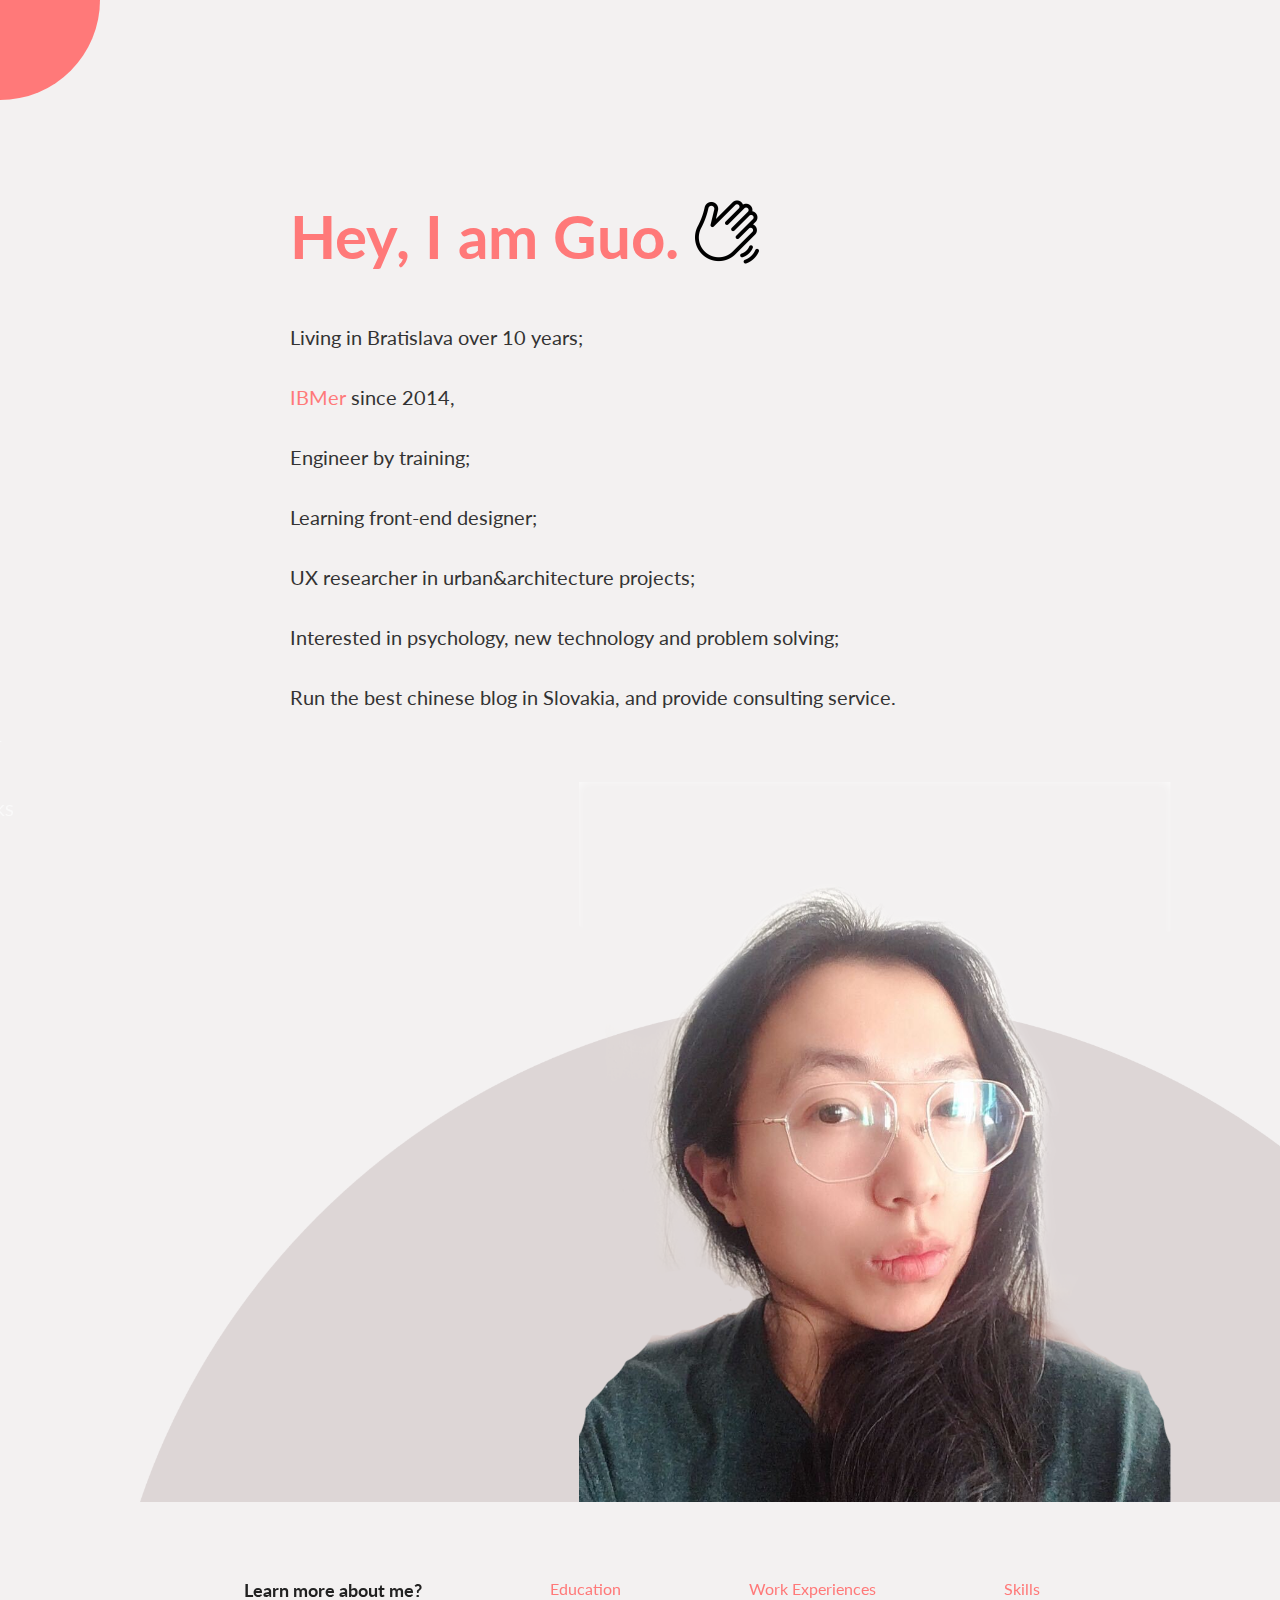
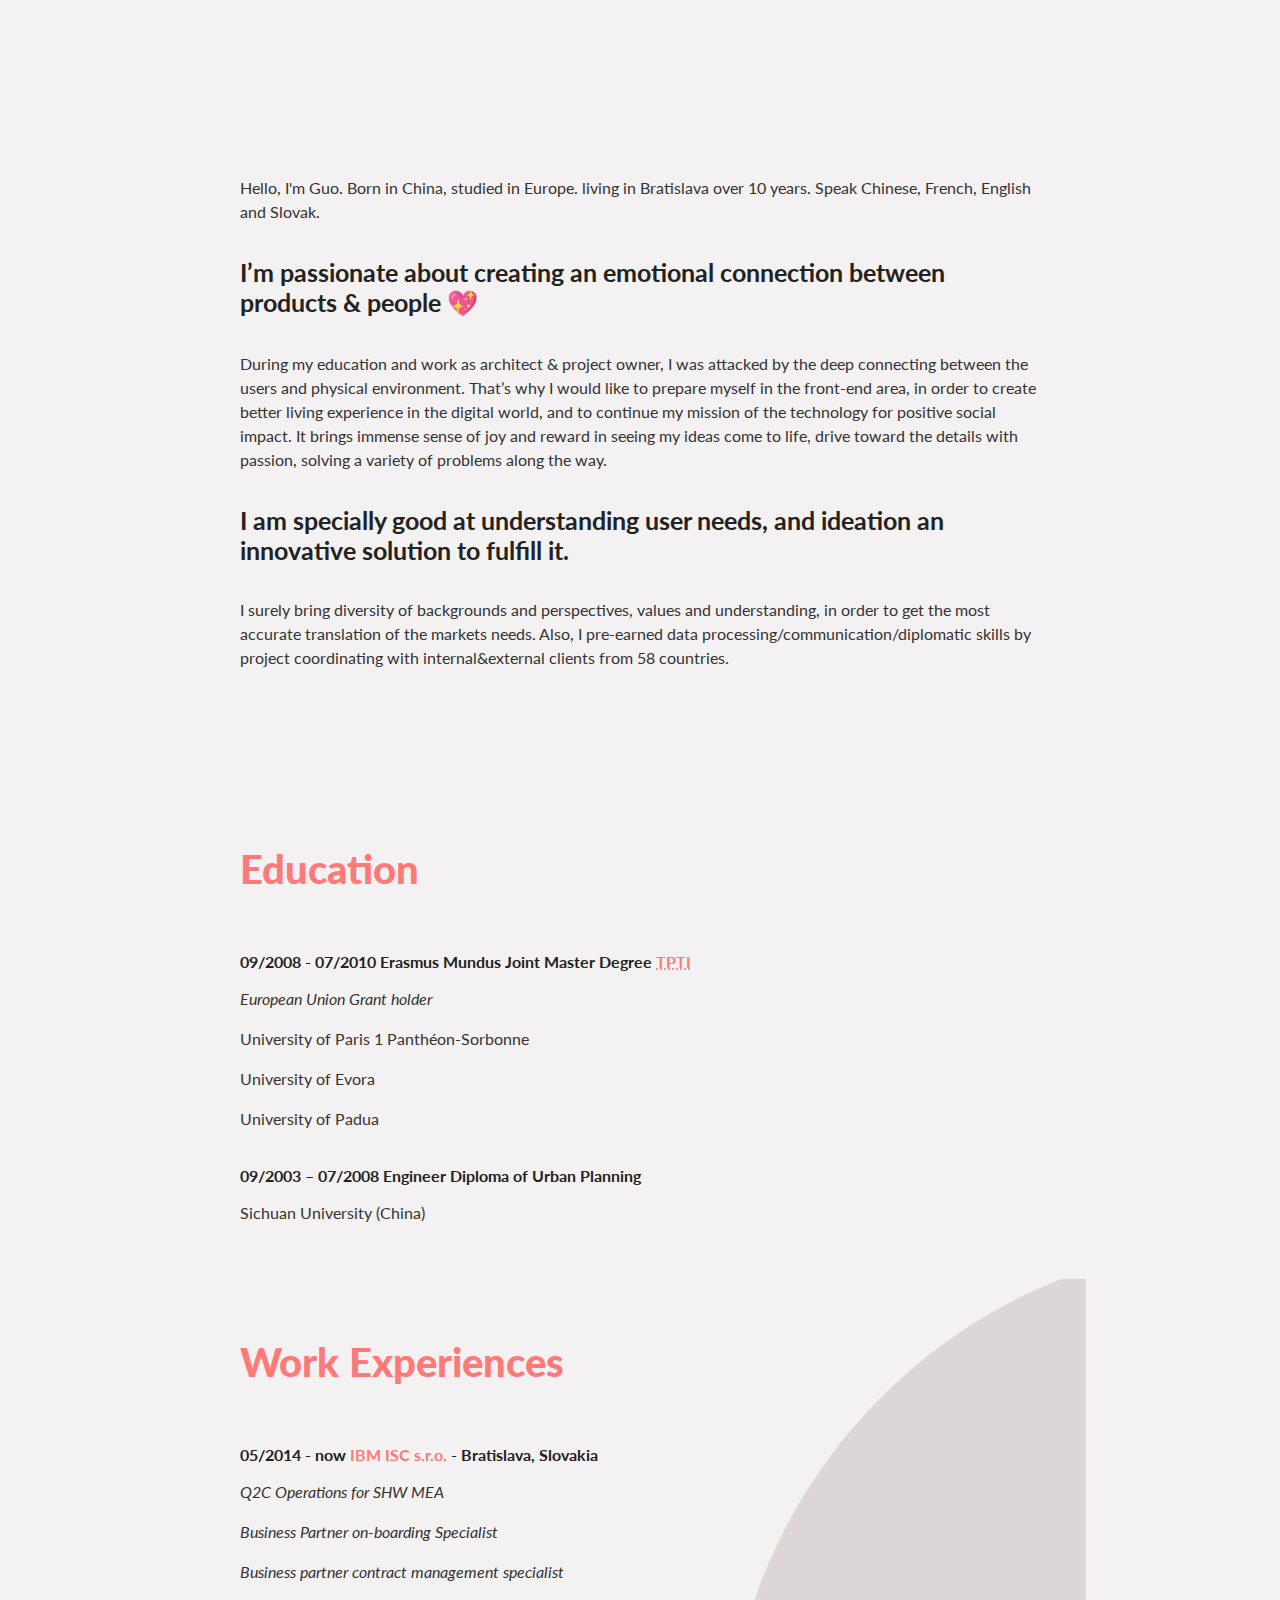
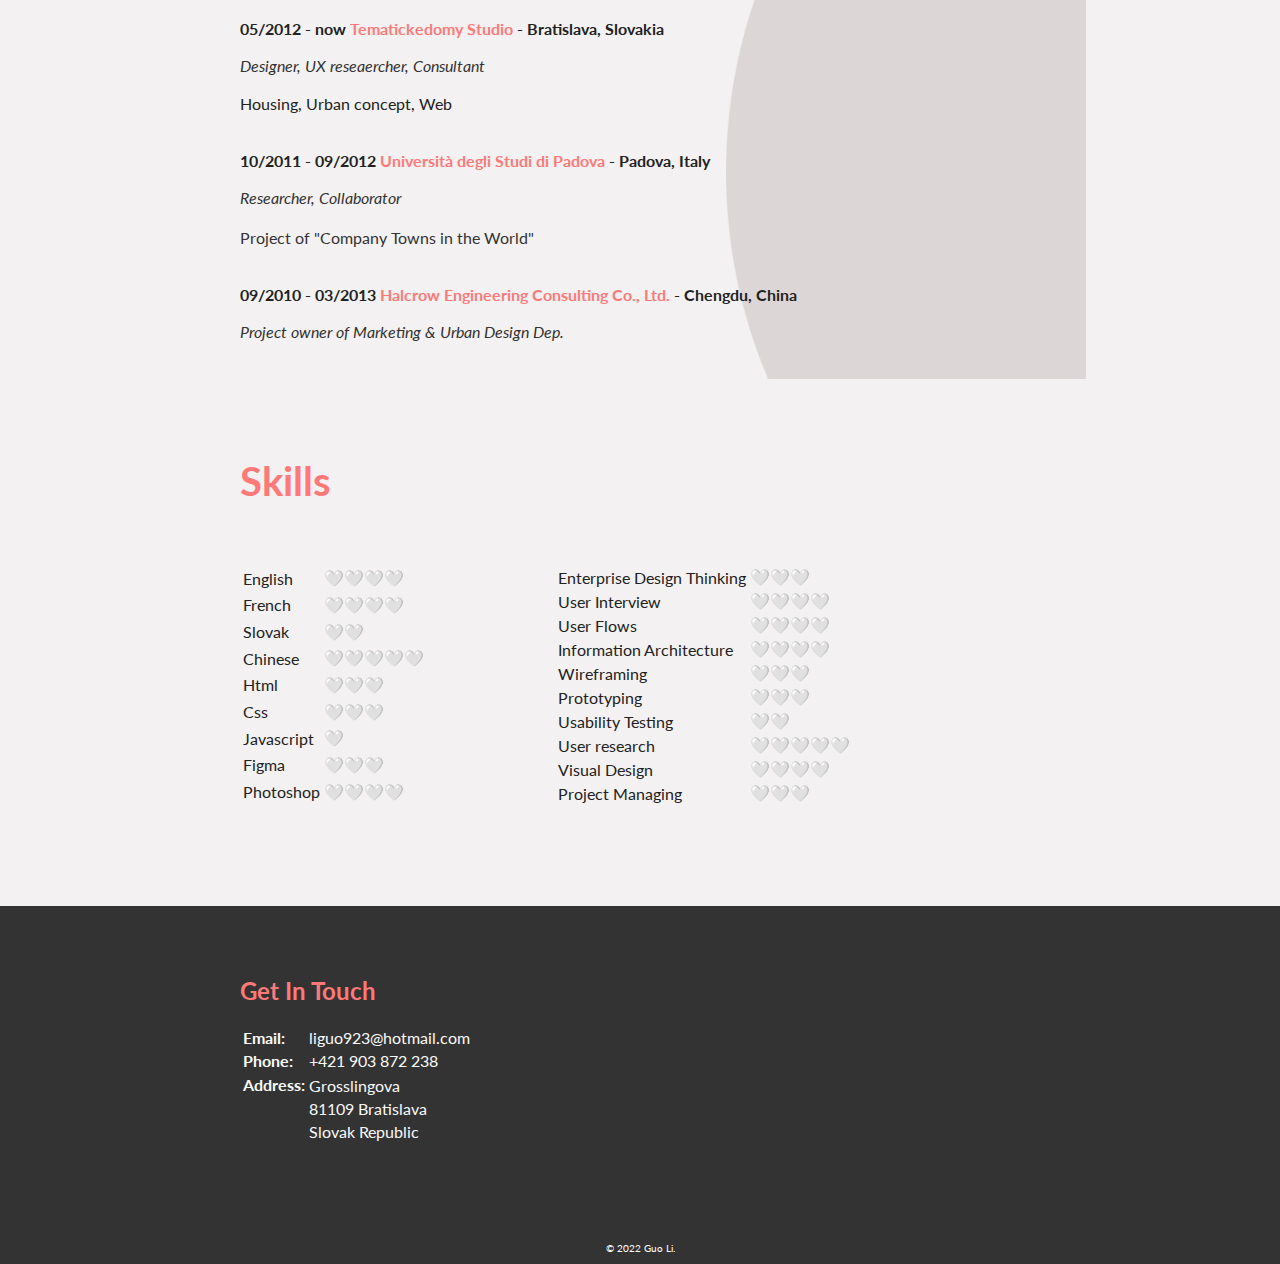
<file: index.html>
<!DOCTYPE html>
<html lang="en">
<head>
<meta charset="UTF-8" />
<meta name="viewport" content="width=device-width, initial-scale=1.0" />
<link rel="stylesheet" href="https://cdnjs.cloudflare.com/ajax/libs/font-awesome/5.14.0/css/all.min.css" integrity="sha512-1PKOgIY59xJ8Co8+NE6FZ+LOAZKjy+KY8iq0G4B3CyeY6wYHN3yt9PW0XpSriVlkMXe40PTKnXrLnZ9+fkDaog==" crossorigin="anonymous" />
<link rel="stylesheet" href="style.css" />
<title>👩‍🔧 Li Guo</title>
</head>


<body>
<div class="container">
  <div class="circle-container">
    <div class="circle">
      <button id="close">
        <i class="fas fa-times"></i>
      </button>
      <button id="open">
        <i class="fas fa-bars"></i>
      </button>
    </div>
  </div>


  <div class="content">
    
   
    <div class="intro">
      
      
     <div class="introduction">
      <div class="title"> <h1> Hey, I am Guo.</h1>
       <img src="images/hello.png" alt="hello" class="hellologo">
      </div>
      <p class="texto">
        Living in Bratislava over 10 years; <br><br><a href="https://w3.ibm.com/bluepages/profile.html?uid=A09648693" class="linktowebsite">IBMer</a> since 2014, 
        <br> <br>Engineer by training;<br> <br>Learning front-end designer;<br><br> UX researcher in urban&architecture projects;
     <br><br>Interested in psychology, new technology and problem solving;
     <br><br>Run the best chinese blog in Slovakia, and provide consulting service.</p>
     </div> 
    </div>
    

    <img src="images/Layer 2.png" alt="profilephoto" class="profile">
 
    <br>
    <br>
    <div class="parcour">

    <div class="items">
      <ul class="navbar-nav">
        <li class="nav-item">
          <a class="" id="learnmore"><b>Learn more about me?</b></a>
        <li class="nav-item">
          <a class="nav-link" href="#education">Education</a>
        </li>
        <li class="nav-item">
          <a class="nav-link" href="#work">Work Experiences</a>
        </li>
        <li class="nav-item">
          <a class="nav-link" href="#skills">Skills</a>
        </li>
      </ul>
    </div>

    <div class="textofpresentation">
  <p>Hello, I'm Guo. Born in China, studied in Europe. living in Bratislava over 10 years. Speak Chinese, French, English and Slovak.</p>



   <h4>I’m passionate about creating an emotional connection between products & people 💖</h4> 
    
    <p>During my education and work as architect & project owner, I was attacked by the deep connecting between the users and physical environment. That’s why I would like to prepare myself in the front-end area, in order to create better living experience in the digital world, and to continue my mission of the technology for positive social impact. It brings immense sense of joy and reward in seeing my ideas come to life, drive toward the details with passion, solving a variety of problems along the way.
    </p>
    
    
    <h4>I am specially good at understanding user needs, and ideation an innovative solution to fulfill it.</h4> 
    
    <p>    I surely bring diversity of backgrounds and perspectives, values and understanding, in order to get the most accurate translation of the markets needs. Also, I pre-earned data processing/communication/diplomatic skills by project coordinating with internal&external clients from 58 countries.
    </p>
    
    
    

    </div>

    <br>
    <div class="cv">
    <div class="education" id="education">


      <h3><b>Education </b></h3>
      <br>

      <b>09/2008 - 07/2010 Erasmus Mundus Joint Master Degree <a href="https://www.tpti.eu/en/" class="linktowebsite"><abbr title="Techniques, Heritage, Territories of Industry">TPTI </abbr></a></b>
      <p><em>European Union Grant holder</p></em>
      <p>University of Paris 1 Panthéon-Sorbonne</p>
      <p>University of Evora</p>
      <p>University of Padua</p>


      <br>
      <b>09/2003 – 07/2008 Engineer Diploma of Urban Planning</b>
      <p>Sichuan University (China)</p>
    </div>
    <br><br>
    

    <div class="work" id="work">
      <br>

      <h3><b>Work Experiences</b></h3>
      <br>

      <b>05/2014 - now <span class="companies"> IBM ISC s.r.o.</span> - Bratislava, Slovakia </b>

      <em><p>Q2C Operations for SHW MEA</p>
      <p>Business Partner on-boarding Specialist </p>
      <p>Business partner contract management specialist</p></em>

      
      <br>

      <b>05/2012 - now <span class="companies">Tematickedomy Studio</span> - Bratislava, Slovakia</b>
      <p><em>Designer, UX reseaercher, Consultant</em></p>
      Housing, Urban concept, Web

      <br>
      <br>
      <br>
      <b>10/2011 - 09/2012 <span class="companies">Università degli Studi di Padova</span> - Padova, Italy </b>
      <p><em>Researcher, Collaborator</p></em>
      <p>Project of "Company Towns in the World"</p>

      
      <br>

      <b>09/2010 - 03/2013 <span class="companies">Halcrow Engineering Consulting Co., Ltd.</span> - Chengdu, China</b>
      <p><em>Project owner of Marketing & Urban Design Dep.</p></em>

      <br>

     
    </div>
  
    <br><br>
    <div class="skills" id="skills">
      <h3>Skills</h3>
      <br>
  
  <div class="skilltb">
        <table class="skillseducation">
          <tr>
            <td>English</td>
            <td>🤍🤍🤍🤍</td>
          </tr>
          <tr>
            <td>French</td>
            <td>🤍🤍🤍🤍</td>
          </tr>
          <tr>
            <td>Slovak</td>
            <td>🤍🤍</td>
          </tr>
          <tr>
            <td>Chinese</td>
            <td>🤍🤍🤍🤍🤍</td>
          </tr>
  
          <tr>
            <td>Html</td>
            <td>🤍🤍🤍</td>
          </tr>
  
          <tr>
            <td>Css</td>
            <td>🤍🤍🤍</td>
          </tr>
          <tr>
            <td>Javascript</td>
            <td>🤍</td>
          </tr>
          <tr>
            <td>Figma</td>
            <td>🤍🤍🤍</td>
          </tr>
             
          <tr>
            <td>Photoshop</td>
            <td>🤍🤍🤍🤍</td>
          </tr>
          
  
        </table>
  
        <table class="skillseducation">
          <tr>
            <td>Enterprise Design Thinking</td>
            <td>🤍🤍🤍</td>
          </tr>
          <tr>
            <td>User Interview</td>
            <td>🤍🤍🤍🤍</td>
          </tr>
          <tr>
            <td>User Flows</td>
            <td>🤍🤍🤍🤍</td>
          </tr>
          <tr>
            <td>Information Architecture</td>
            <td>🤍🤍🤍🤍</td>
          </tr>
  
          <tr>
            <td>Wireframing</td>
            <td>🤍🤍🤍</td>
          </tr>
  
          <tr>
            <td>Prototyping</td>
            <td>🤍🤍🤍</td>
          </tr>
          <tr>
            <td>Usability Testing</td>
            <td>🤍🤍</td>
          </tr>
          <tr>
            <td>User research</td>
            <td>🤍🤍🤍🤍🤍</td>
          </tr>
             
          <tr>
            <td>Visual Design</td>
            <td>🤍🤍🤍🤍</td>
          </tr>
          <tr>
            <td>Project Managing </td>
            <td>🤍🤍🤍</td>
          </tr>

  
  
        </table>
      </div>
      </div>
  
    </div>
  </div>
  
    </div>
  </div>
  </div>
</div>

<nav>
  <ul>
    <li><i class="fas fa-user-alt"></i><a href="index.html"> About</a></li>
    <li><i class="fas fa-regular fa-file"></i><a href="work.html"> Works</a></li>
  </ul>
  
 
</nav>



<div class="footer">
  
  
  
  <div class="contact-me">
    <h2>Get In Touch</h2>
    <div class="address">


      <table>
        <tr>
          <td><b>Email: </td></b>
          <td>liguo923@hotmail.com</td>
        </tr>

        <tr>
          <td><b>Phone:</td></b>
          <td> +421 903 872 238</td>
        </tr>


        <tr>
          <th rowspan="2">Address:</th>


        <tr>
          <td>Grosslingova</td>
        </tr>
        <tr>
          <td></td>
          <td>81109 Bratislava</td>
        </tr>

        <tr>

          <td></td>
          <td>Slovak Republic</td>

        </tr>
      </table>
    </div>
    <br><br>

  
  </div>  
  <p class="copywrite">© 2022 Guo Li.</p>
</div>
<script src="script.js"></script>
</body>
</html>
</file>
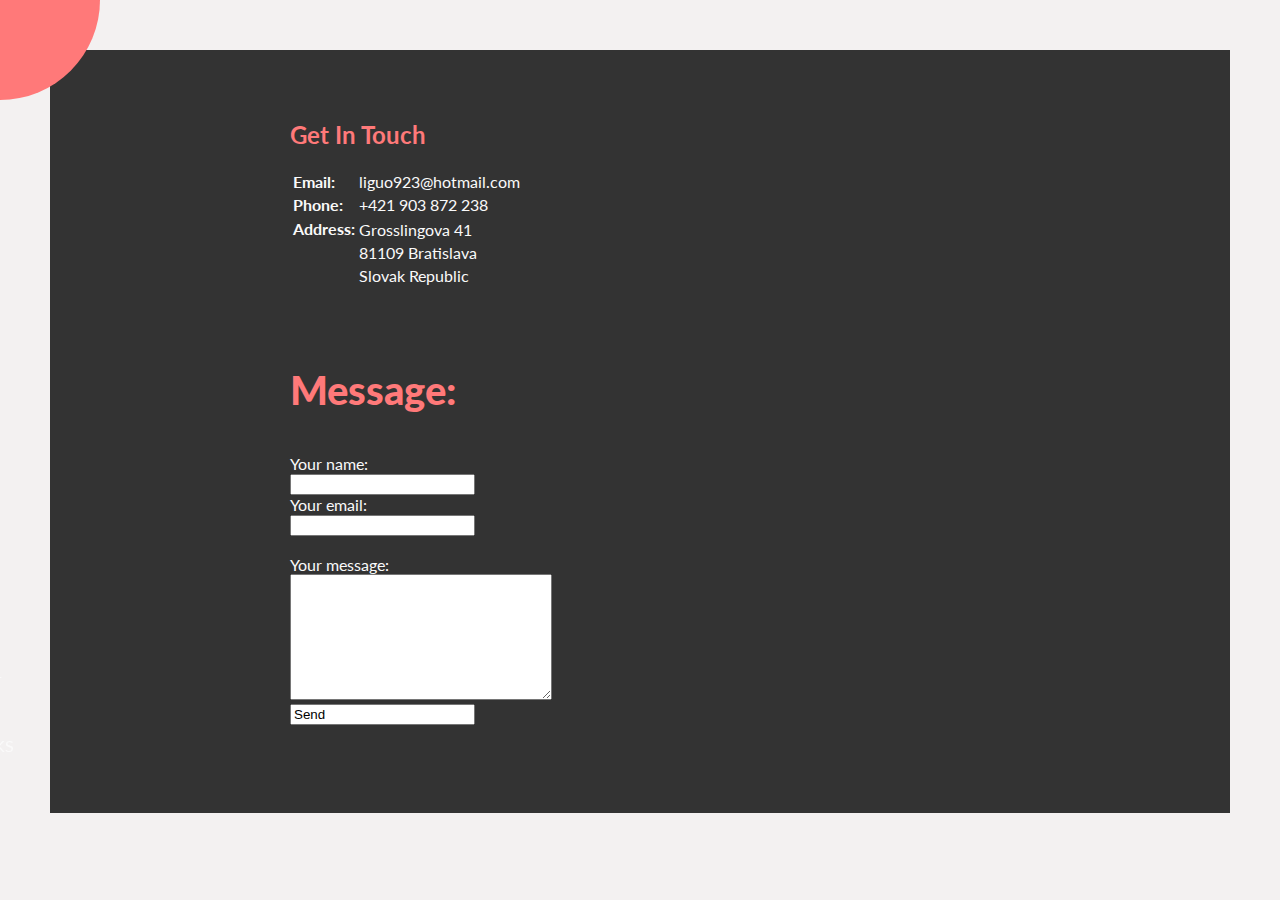
<file: contact.html>
<!DOCTYPE html>
<html lang="en">
<head>
<meta charset="UTF-8" />
<meta name="viewport" content="width=device-width, initial-scale=1.0" />
<link rel="stylesheet" href="https://cdnjs.cloudflare.com/ajax/libs/font-awesome/5.14.0/css/all.min.css" integrity="sha512-1PKOgIY59xJ8Co8+NE6FZ+LOAZKjy+KY8iq0G4B3CyeY6wYHN3yt9PW0XpSriVlkMXe40PTKnXrLnZ9+fkDaog==" crossorigin="anonymous" />
<link rel="stylesheet" href="style.css" />
<title>👩‍🔧 Li Guo</title>
</head>

<body>
    <div class="container">
    <div class="circle-container">
        <div class="circle">
          <button id="close">
            <i class="fas fa-times"></i>
          </button>
          <button id="open">
            <i class="fas fa-bars"></i>
          </button>
        </div>
      </div>

    <div class="contact-me">
        <h2>Get In Touch</h2>
        <div class="address">
    
    
          <table>
            <tr>
              <td><b>Email: </td></b>
              <td>liguo923@hotmail.com</td>
            </tr>
    
            <tr>
              <td><b>Phone:</td></b>
              <td> +421 903 872 238</td>
            </tr>
    
    
            <tr>
              <th rowspan="2">Address:</th>
    
    
            <tr>
              <td>Grosslingova 41</td>
            </tr>
            <tr>
              <td></td>
              <td>81109 Bratislava</td>
            </tr>
    
            <tr>
    
              <td></td>
              <td>Slovak Republic</td>
    
            </tr>
          </table>
        </div>
        <br><br>
    
        <div class="message">
          <form class="" action="mailto:liguo923@hotmail.com" method="post" enctype="text/plain">
            <h3><label for="name"><b>Message:</b></label></h3>
    
            <label for="name">Your name:</label><br>
            <input type="text" id="name" name="name" value=""><br>
            <label for="email">Your email:</label><br>
            <input type="email" id="email" name="email" value=""><br><br>
            <label for="msg">Your message:</label><br>
            <textarea name="message" rows="8" cols="30"></textarea><br>
            <input type="send" value="Send" class="btn">
    
    
          </form>
    
          <br>
          <br>
    
        </div>
      </div>  

    
    </div>
      <nav>
        <ul>
          <li><i class="fas fa-user-alt"></i><a href="index.html"> About</a></li>
          <li><i class="fas fa-envelope"></i><a href="galery.html"> Works</a></li>
          <li><i class="fas fa-envelope"></i><a href="contact.html"> CV</a></li>
        </ul>
      </nav>
      <script src="script.js"></script>
</body>
</file>
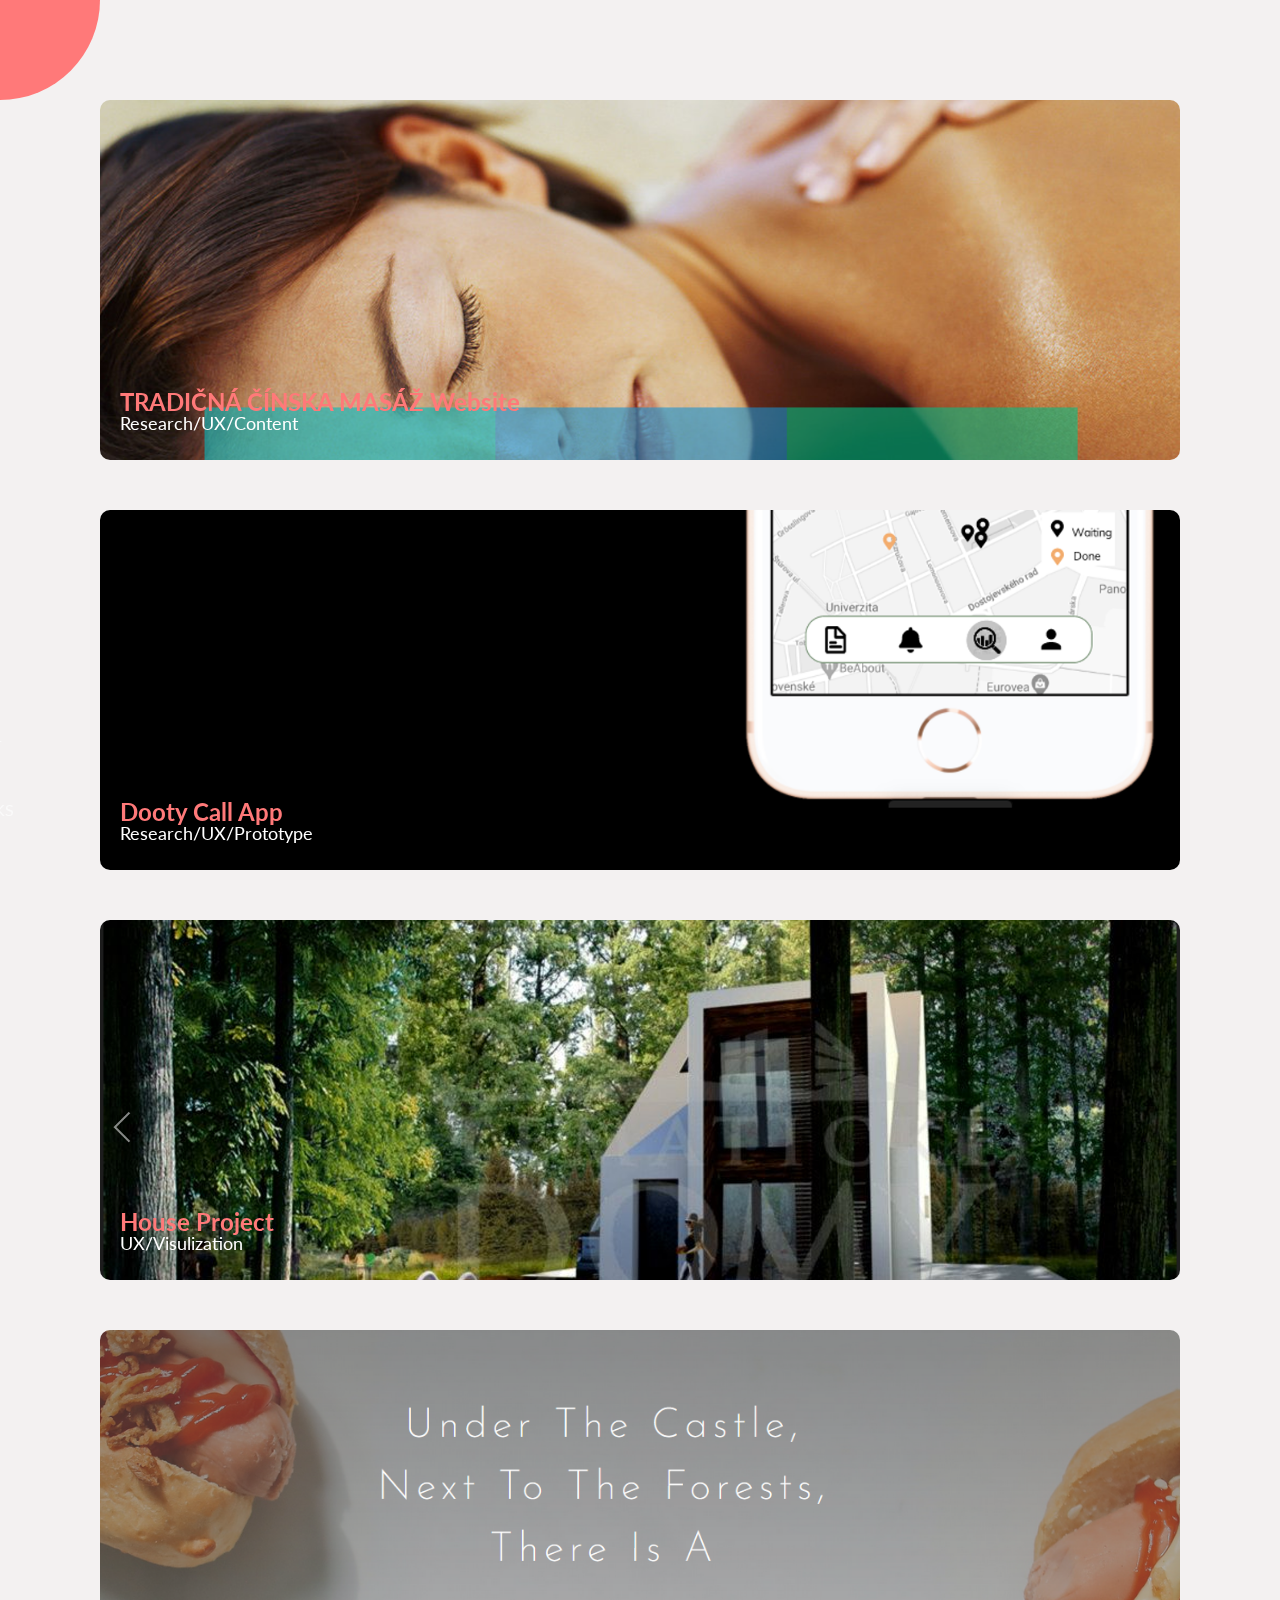
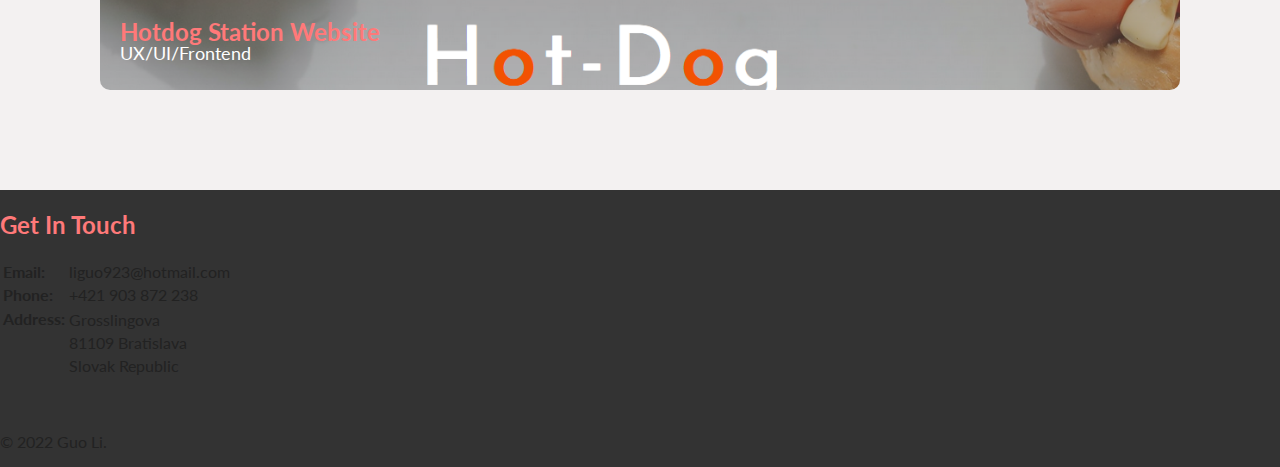
<file: work.html>
<!DOCTYPE html>
<html lang="en">
<head>
<meta charset="UTF-8" />
<meta name="viewport" content="width=device-width, initial-scale=1.0" />
<link rel="stylesheet" href="https://cdnjs.cloudflare.com/ajax/libs/font-awesome/5.14.0/css/all.min.css" integrity="sha512-1PKOgIY59xJ8Co8+NE6FZ+LOAZKjy+KY8iq0G4B3CyeY6wYHN3yt9PW0XpSriVlkMXe40PTKnXrLnZ9+fkDaog==" crossorigin="anonymous" />
<link rel="stylesheet" href="style2.css" />
<title>👩‍🔧 Li Guo</title>
</head>


<body>
<div class="container">
  <div class="circle-container">
    <div class="circle">
      <button id="close">
        <i class="fas fa-times"></i>
      </button>
      <button id="open">
        <i class="fas fa-bars"></i>
      </button>
    </div>
  </div>


  <div class="picturecontainer">
        
    <div class="panel"  style="background-image: url(./images/masage\ cover.PNG)">
        <a href="./images/massage website - Li.png" target="_blank"> <h3>TRADIČNÁ ČÍNSKA MASÁŽ Website</h3></a>
        <p>Research/UX/Content</p>
        
    </div>


    <div class="panel"  style="background-image:  url(./images/duty\ call\ cover.PNG)">
        <a href="./images/Dooty call app - Li.png" target="_blank"><h3>Dooty Call App</h3></a>
        <p>Research/UX/Prototype</p>
</div>
  
    <div class="panel"  style="background-image: url(./images/house\ cover.PNG) ">
        <a href="./images/recent house visulization work.png" target="_blank"><h3>House Project</h3></a>
        <p>UX/Visulization</p>
    </div>

    
    <div class="panel"  style="background-image: url(./images/hotdog.PNG)">
        <a href="https://guo923.github.io/hotdogstation" target="_blank"><h3>Hotdog Station Website</h3></a>
        <p>UX/UI/Frontend</p>
</div>
  

</div>


  



  </div>
  

<nav>
  <ul>
    <li><i class="fas fa-user-alt"></i><a href="index.html"> About</a></li>
    <li><i class="fas fa-regular fa-file"></i><a href="work.html"> Works</a></li>
  </ul>
  
 
</nav>



<div class="footer">
  
  <div class="contact-me">
    <h2>Get In Touch</h2>
    <div class="address">


      <table>
        <tr>
          <td><b>Email: </td></b>
          <td>liguo923@hotmail.com</td>
        </tr>

        <tr>
          <td><b>Phone:</td></b>
          <td> +421 903 872 238</td>
        </tr>


        <tr>
          <th rowspan="2">Address:</th>


        <tr>
          <td>Grosslingova</td>
        </tr>
        <tr>
          <td></td>
          <td>81109 Bratislava</td>
        </tr>

        <tr>

          <td></td>
          <td>Slovak Republic</td>

        </tr>
      </table>
    </div>
    <br><br>

  
  </div>  
  <p class="copywrite">© 2022 Guo Li.</p>
</div>
<script src="script2.js"></script>
</file>
<file: style.css>
@import url('https://fonts.googleapis.com/css?family=Lato&display=swap');

* {
  box-sizing: border-box;
}

body {
  font-family: 'Lato', sans-serif;
  background-color: #333;
  color: #222;
  overflow-x: hidden;
  margin: 0;
}


h1{
  font-size: 60px;
  color: #ff7979;
  margin: 50px 0;
}

h3{
  font-size: 40px;
}

h4{
  font-size: 25px;
}

h2,h3{
  color: #ff7979;
}

/* nav bar */
.container.show-nav {
  transform: rotate(-20deg);
}

.circle-container {
  position: fixed;
  top: -100px;
  left: -100px;
}

.circle {
  background-color: #ff7979;
  height: 200px;
  width: 200px;
  border-radius: 50%;
  position: relative;
  transition: transform 0.5s linear;
}

.container.show-nav .circle {
  transform: rotate(-70deg);
}

.circle button {
  cursor: pointer;
  position: absolute;
  top: 50%;
  left: 50%;
  height: 100px;
  background: transparent;
  border: 0;
  font-size: 26px;
  color: #fff;
}

.circle button:focus {
  outline: none;
}

.circle button#open {
  left: 60%;
}

.circle button#close {
  top: 60%;
  transform: rotate(90deg);
  transform-origin: top left;
}

.container.show-nav + nav li {
  transform: translateX(0);
  transition-delay: 0.3s;
}

nav {
  position: fixed;
  bottom: 40px;
  left: 0;
  z-index: 100;
}

nav ul {
  list-style-type: none;
  padding-left: 30px;
}

nav ul li {
  text-transform: uppercase;
  color: #fff;
  margin: 40px 0;
  transform: translateX(-100%);
  transition: transform 0.4s ease-in;
}

nav ul li i {
  font-size: 20px;
  margin-right: 20px;
}

nav ul li + li {
  margin-left: 24px;
  transform: translateX(-150%);
}

nav ul li + li + li {
  margin-left: 20px;
  transform: translateX(-200%);
}

nav a{
  color: #fafafa;
  text-decoration: none;
  transition: all 0.5s;
}

nav a:hover {
  color: #FF7979;
  font-weight: bold;
}

.navbar-nav{
  list-style: none;
  text-decoration:none;
  display: flex;
float: left;
height: 15vh;

position: absolute;
bottom: 10px;
margin: auto;






}
.nav-item{
margin: 5vw;

}

.nav-link{
  text-decoration:none;
  color:#ff7979; 
  
}

.nav-link:hover{
  color:#111111; 
}

.nav-link::after{
  color:rgb(124, 122, 122); 
}


/* end of nav bar */

/* /////////content///////// */

.container {
  background-color: rgb(243, 241, 241);
  transform-origin: top left;
  transition: transform 0.5s linear;
  width: 100vw;
  min-height: 100vh;
  padding: 50px;
  
}


  .guo{
    text-align: right;
  }

.intro {
display: flex;
text-align: left;
margin-top: 50px;
padding: 50px;

}

.introduction{
padding-left: 100px;
}

.content {
  max-width: 1000px;
  margin: 50px auto;
}



.content h1 {
  margin: 0;
}

.content small {
  color: #555;
  font-style: italic;
}

.content p {
  color: #333;
  line-height: 1.5;
}

.companies{
  color: #ff7979;
}
.contact-me{
  background-color: white;

  padding: 50px;
}

.title{
  display: flex;
  margin: 50px 0;
  font-weight: 900;
}




.texto {
  font-size: 20px;
}

.profile{
  height: 80vh;
  width: auto;
  display: flex;
  margin: auto;
}

.textofpresentation{
  padding: 100px;
  margin-top: 120PX;
}

.cv{
  padding-left: 100px;
}

.items
{
  position: relative;
  margin: auto;
  flex: content;

}

#learnmore{
  
  font-size: large;
}

.hellologo{
  height: 4rem;
  width: 4rem;
  margin-left: 1rem;
}

.work{

  background-image: url(images/Layer\ 2\(1\).png);
  background-repeat: no-repeat;
  background-position: 90% 3%;
  background-size: 40vh;
  margin: 0;
  padding: 0;
}

.skilltb{
  display: flex;
  
}
.skillseducation{
  padding-right: 10vw;
}

@media only screen and (max-width: 577px)  {

  h1{
    font-size: 40px;
    color: #ff7979;
    margin: 50px 0;
  }
  
  h3{
    font-size: 25px;
  }
  
  h4{
    font-size: 18px;}

.intro{
  display: block;
}

  .profile{
    
    display: block;
    width: 300px;
    height: 150px;
  }

  .cv{
    padding-left: 30px;
  }
  .container{
    padding: 0;
    display: block;
  }
  .skillseducation{
    margin-right: 20px;
    margin-bottom: 20px;
  }
.navbar-nav{
  padding: 0;
 bottom: -20px;
}

.nav-item{
 margin: 5px;
  
}
  .skilltb{
    display: flex;
  
  }
  .skilltb{
    display: block;
  
  }
 
  .textofpresentation{
    padding: 20px;
    
  }

  .container {
    padding: 20px;
  }

.introduction{
  padding-left: 0;
}
}






/* end of content  */


/* footer */
.copywrite{
  color: white;
  text-align: center;
  font-size: 10px;
}


.contact-me{
  background-color: #333;
  
  color: #fafafa;
  margin: auto ;
  padding-left: 240px;
}

@media only screen and (max-width: 577px)  {

  
.contact-me{

  padding-left: 50px;
}
}


.footer{
  margin:0, auto;
 
}

.linktowebsite{
  text-decoration: none;
  color: #FF7979;
}

.linktowebsite:hover{
  text-decoration: none;
  color: black;
}

.linktowebsite::after{
  text-decoration: none;
  color: gray;
}


/* end of footer */
</file>
<file: style2.css>
@import url('https://fonts.googleapis.com/css?family=Muli&display=swap');
@import url('https://fonts.googleapis.com/css?family=Lato&display=swap');

* {
  box-sizing: border-box;
}

body {
  font-family: 'Lato', sans-serif;
  background-color: #333;
  color: #222;
  overflow-x: hidden;
  margin: 0;
}

h1{
  font-size: 60px;
  color: #ff7979;
  margin: 50px 0;
}



h3{
  font-size: 40px;
}

h4{
  font-size: 25px;
}
h2,h3{
  color: #ff7979;

}
  /* begin of menu  */
.container {
  background-color: rgb(243, 241, 241);
  transform-origin: top left;
  transition: transform 0.5s linear;
  width: 100vw;
  min-height: 100vh;
  padding: 50px;
  
}

.container.show-nav {
  transform: rotate(-20deg);
}

.circle-container {
  position: fixed;
  top: -100px;
  left: -100px;
}

.circle {
  background-color: #ff7979;
  height: 200px;
  width: 200px;
  border-radius: 50%;
  position: relative;
  transition: transform 0.5s linear;
}

.container.show-nav .circle {
  transform: rotate(-70deg);
}

.circle button {
  cursor: pointer;
  position: absolute;
  top: 50%;
  left: 50%;
  height: 100px;
  background: transparent;
  border: 0;
  font-size: 26px;
  color: #fff;
}

.circle button:focus {
  outline: none;
}

.circle button#open {
  left: 60%;
}

.circle button#close {
  top: 60%;
  transform: rotate(90deg);
  transform-origin: top left;
}

.container.show-nav + nav li {
  transform: translateX(0);
  transition-delay: 0.3s;
}

nav {
  position: fixed;
  bottom: 40px;
  left: 0;
  z-index: 100;
}

nav ul {
  list-style-type: none;
  padding-left: 30px;
}

nav ul li {
  text-transform: uppercase;
  color: #fff;
  margin: 40px 0;
  transform: translateX(-100%);
  transition: transform 0.4s ease-in;
}

nav ul li i {
  font-size: 20px;
  margin-right: 20px;
}

nav ul li + li {
  margin-left: 24px;
  transform: translateX(-150%);
}

nav ul li + li + li {
  margin-left: 20px;
  transform: translateX(-200%);
}

nav a{
  color: #fafafa;
  text-decoration: none;
  transition: all 0.5s;
}

nav a:hover {
  color: #FF7979;
  font-weight: bold;
}
.circle-container {
  display: flex;
  width: 90vw;
}

/* end of menu  */




.panel {
  background-size:cover;
  background-position:top;
  background-repeat: no-repeat;
  height: 40vh;
  border-radius: 10px;
  color: #fff;
  cursor: pointer;
  flex: 0.5;
  margin: 50px;
  position: relative;
  
}

.panel h3 {
  font-size: 24px;
  position: absolute;
  bottom: 20px;
  left: 20px;
 
 
}

.panel p {
  font-size: 18px;
  position: absolute;
  bottom: 8px;
  left: 20px;
 
 
}





@media (max-width: 480px) {
  .container {
    width: 100vw;
  }

  .panel{
    margin: 20px;
  }


  h1{
    font-size: 40px;
    color: #ff7979;
    margin: 20px 0;
  }
  
  
  
  h3{
    font-size: 25px;
  }
  
  h4{
    font-size: 18px;
  }
  h2,h3{
    color: #ff7979;
  
  }



  

/* footer */
.copywrite{
  color: white;
  text-align: center;
  font-size: 10px;
}


.contact-me{
  background-color: #333;
  
  color: #fafafa;
  margin: auto ;
  margin-left: 100px;
  
}

@media only screen and (max-width: 577px)  {

  




.footer{
  margin:0, auto;
 
}

.linktowebsite{
  text-decoration: none;
  color: #FF7979;
}

.linktowebsite:hover{
  text-decoration: none;
  color: black;
}

.linktowebsite::after{
  text-decoration: none;
  color: gray;
}

}
/* end of footer */
</file>
